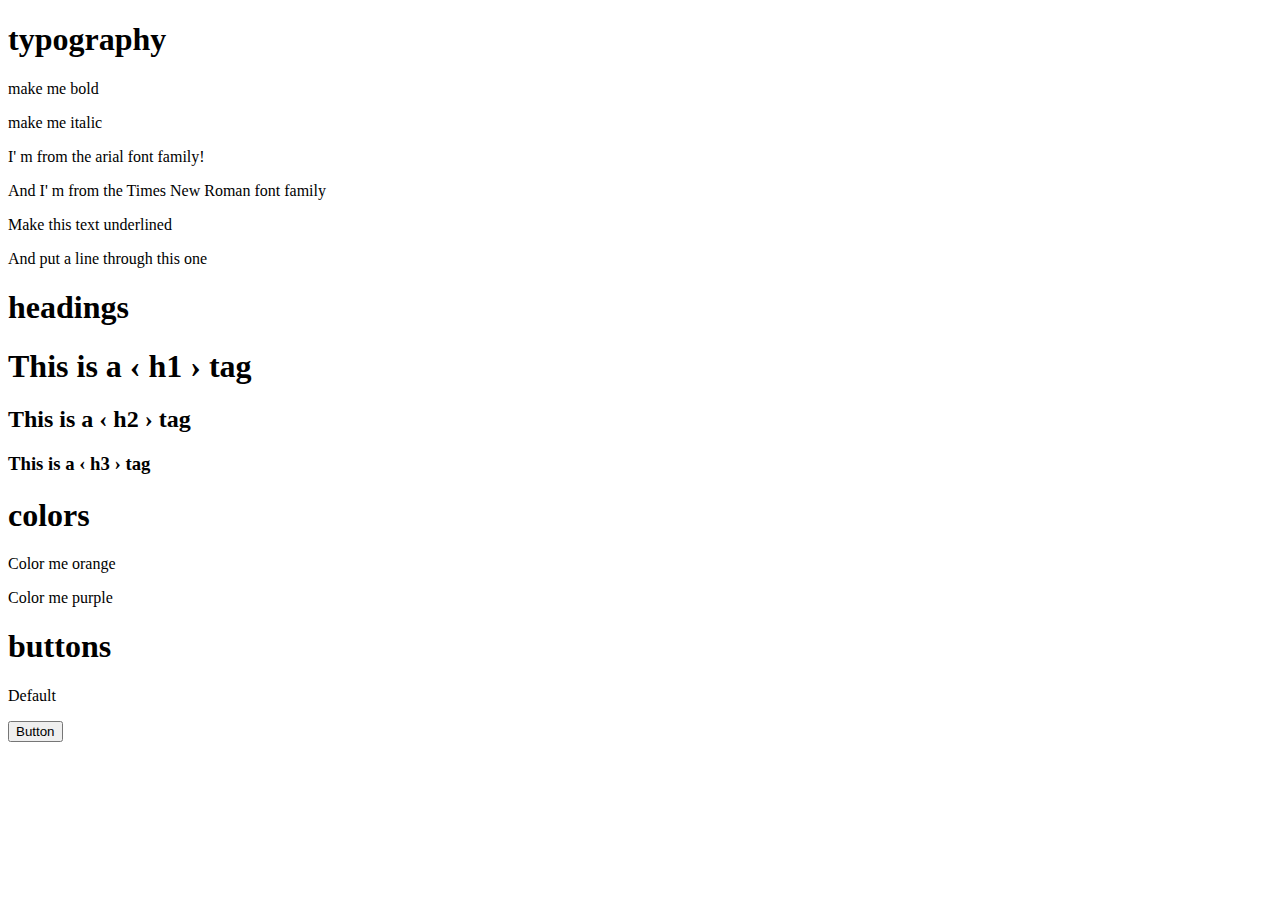
<file: css27-01-2024/basics-practice/index.html>
<!DOCTYPE html>
<html lang="en">
  <head>
    <meta charset="UTF-8" />
    <meta name="viewport" content="width=device-width, initial-scale=1.0" />
    <title>Basics</title>
  </head>
  <body>
    <section>
      <h1>typography</h1>
      <p>make me bold</p>
      <p>make me italic</p>
      <p>I' m from the arial font family!</p>
      <p>And I' m from the Times New Roman font family</p>
      <p>Make this text underlined</p>
      <p>And put a line through this one</p>
    </section>
    <section>
      <h1>headings</h1>
      <h1 class="main-heading">This is a &lsaquo; h1 &rsaquo; tag</h1>
      <h2>This is a &lsaquo; h2 &rsaquo; tag</h2>
      <h3>This is a &lsaquo; h3 &rsaquo; tag</h3>
    </section>
    <section>
      <h1>colors</h1>
      <p>Color me orange</p>
      <div></div>
      <p>Color me purple</p>
      <div></div>
    </section>
    <section>
      <h1>buttons</h1>
      <p>Default</p>
      <button>Button</button>
    </section>
  </body>
</html>
</file>
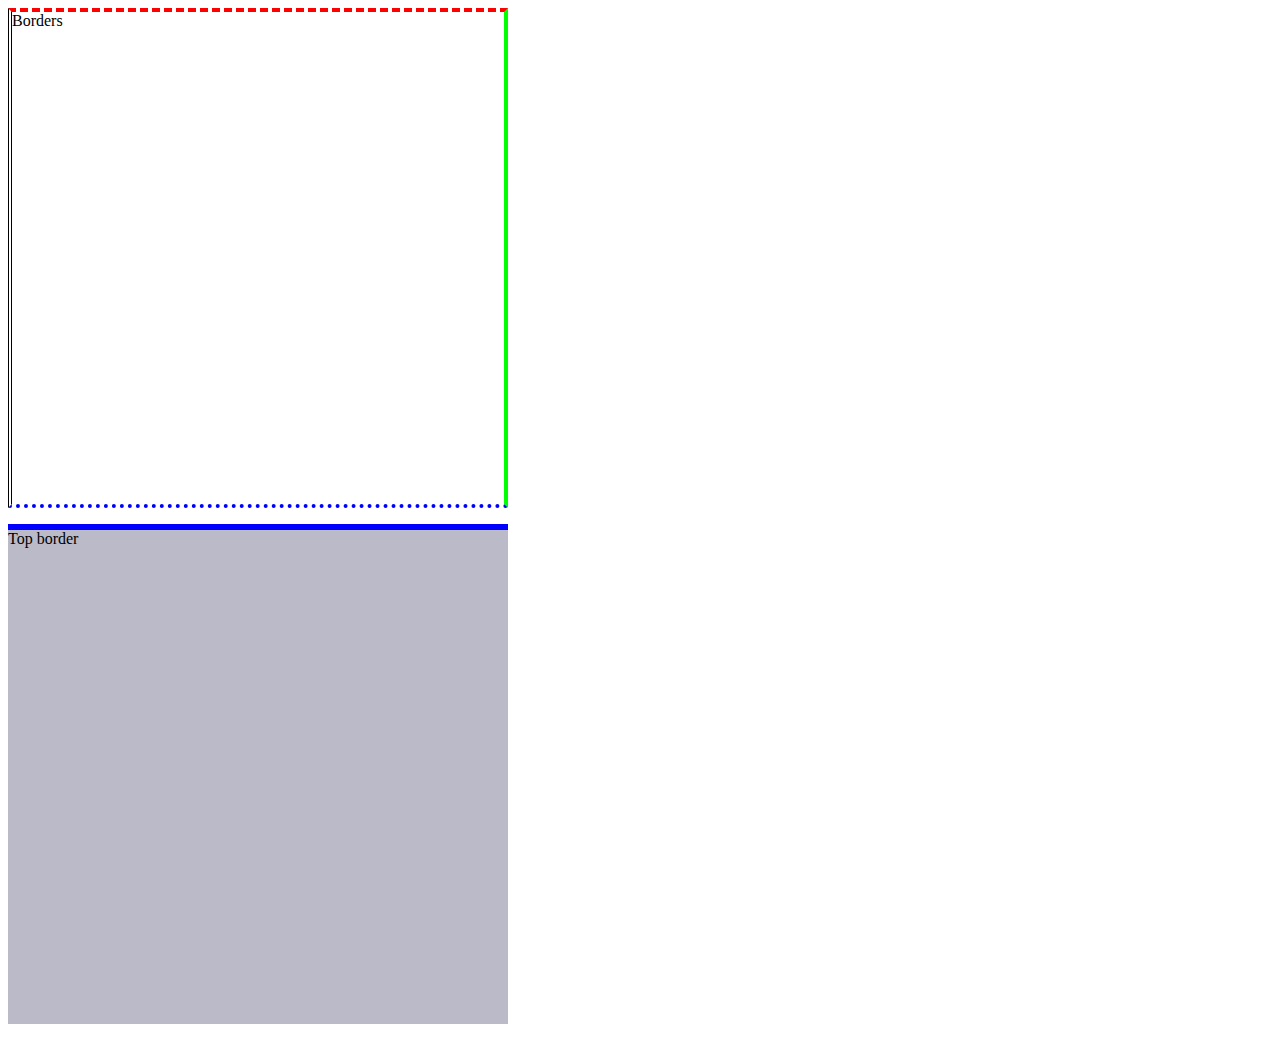
<file: css27-01-2024/borders/index.html>
<!DOCTYPE html>
<html lang="en">
  <head>
    <meta charset="UTF-8" />
    <meta name="viewport" content="width=device-width, initial-scale=1.0" />
    <title>Bordesrs</title>
    <style>
      div {
        box-sizing: border-box;
        width: 500px;
        height: 500px;
        border-width: 4px;
        /* border-style: double; */
        /* border-color: #ff0000; */
        border-style: dashed solid dotted double;
        border-color: #ff0000 #00ff00 #0000ff #000000;
        /* border: 2px dashed #ff0000; */
        margin-bottom: 16px;
      }
      .top-border {
        border: none;
        border-top: 6px solid #0000ff;
        background-color: #babac9;
      }
    </style>
  </head>
  <body>
    <div>Borders</div>
    <div class="top-border">Top border</div>
  </body>
</html>
</file>
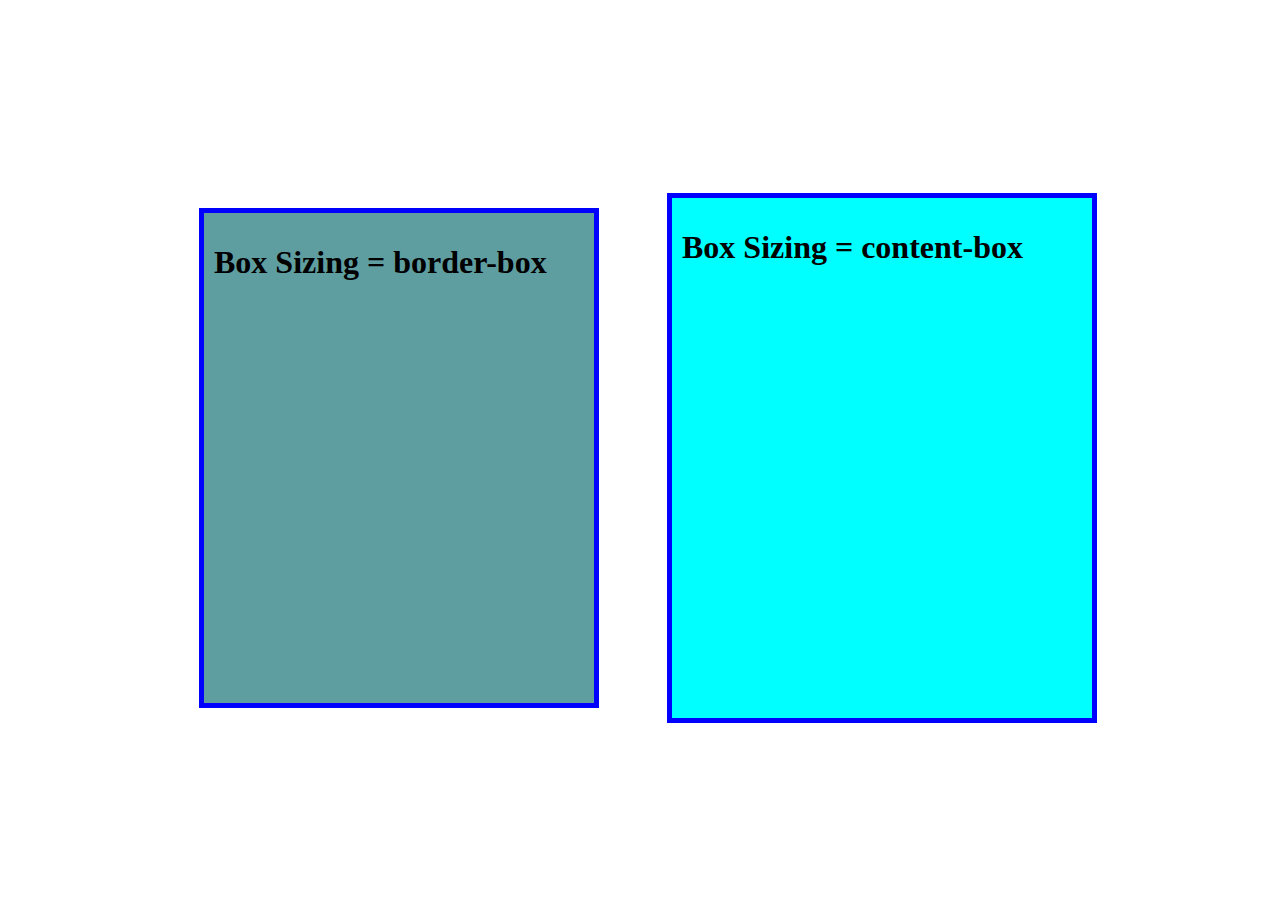
<file: css27-01-2024/box-model/index.html>
<!DOCTYPE html>
<html lang="en">
  <head>
    <meta charset="UTF-8" />
    <meta name="viewport" content="width=device-width, initial-scale=1.0" />
    <title>Box Model</title>
    <style>
      body {
        display: flex;
        justify-content: center;
        align-items: center;
        gap: 3rem;
        min-height: 100vh;
        width: 100%;
      }
      div {
        width: 400px;
        height: 500px;
      }
      .border-box {
        box-sizing: border-box;
        background-color: cadetblue;
        border: 5px solid blue;
        padding: 10px;
        margin: 10px;
      }
      .content-box {
        box-sizing: content-box;
        background-color: aqua;
        border: 5px solid blue;
        padding: 10px;
        margin: 10px;
      }
    </style>
  </head>
  <body>
    <div class="border-box">
      <h1>Box Sizing = border-box</h1>
    </div>
    <div class="content-box">
      <h1>Box Sizing = content-box</h1>
    </div>
  </body>
</html>
</file>
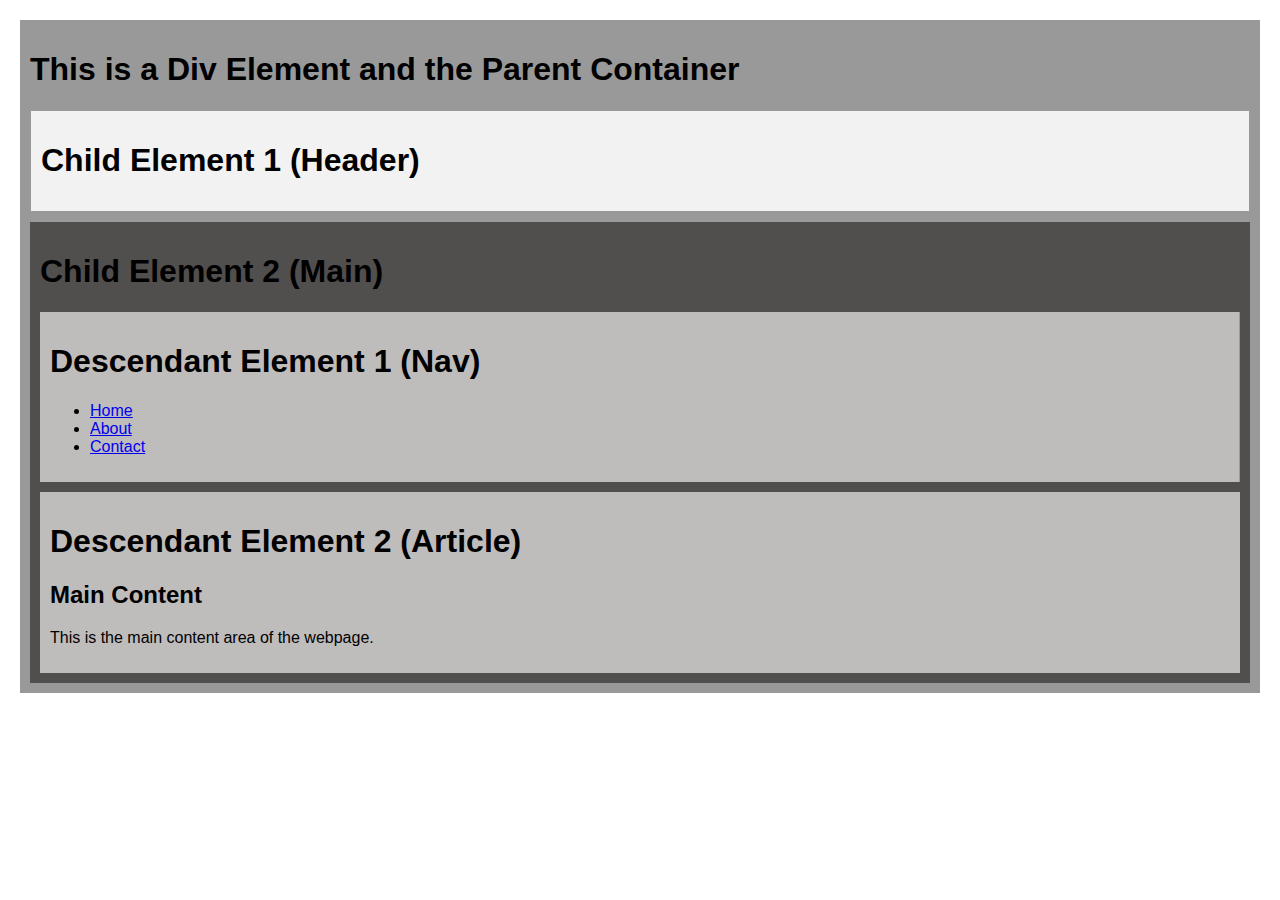
<file: css27-01-2024/elements-relations/index.html>
<!DOCTYPE html>
<html lang="en">
  <head>
    <meta charset="UTF-8" />
    <meta name="viewport" content="width=device-width, initial-scale=1.0" />
    <title>HTML Hierarchy Example</title>
    <style>
      body {
        font-family: Arial, sans-serif;
        margin: 20px;
      }
      /* Parent Container Styles */
      #parentContainer {
        padding: 10px;
        background-color: #999;
      }

      /* Child Element 1 Styles */
      header {
        background-color: #f2f2f2;
        padding: 10px;
        border: 1px solid #999;
        margin-bottom: 10px;
      }

      /* Child Element 2 Styles */
      main {
        padding: 10px;
        background-color: #514e4e;
      }

      /* Descendant Element 1 Styles */
      nav {
        flex: 1;
        background-color: #bfbcbc;
        padding: 10px;
        border-right: 1px solid #999;
        margin-bottom: 10px;
      }

      /* Descendant Element 2 Styles */
      article {
        flex: 2;
        padding: 10px;
        background-color: #bfbcbc;
      }
    </style>
  </head>
  <body>
    <!-- Parent Element -->
    <div id="parentContainer">
      <h1>This is a Div Element and the Parent Container</h1>
      <!-- Child Element 1 (Header) -->
      <header>
        <h1>Child Element 1 (Header)</h1>
      </header>

      <!-- Child Element 2 (Main) -->
      <main>
        <h1>Child Element 2 (Main)</h1>
        <!-- Descendant Element 1 (Nav) -->
        <nav>
          <h1>Descendant Element 1 (Nav)</h1>
          <ul>
            <li><a href="#">Home</a></li>
            <li><a href="#">About</a></li>
            <li><a href="#">Contact</a></li>
          </ul>
        </nav>

        <!-- Descendant Element 2 (Article) -->
        <article>
          <h1>Descendant Element 2 (Article)</h1>
          <h2>Main Content</h2>
          <p>This is the main content area of the webpage.</p>
        </article>
      </main>
    </div>
  </body>
</html>
</file>
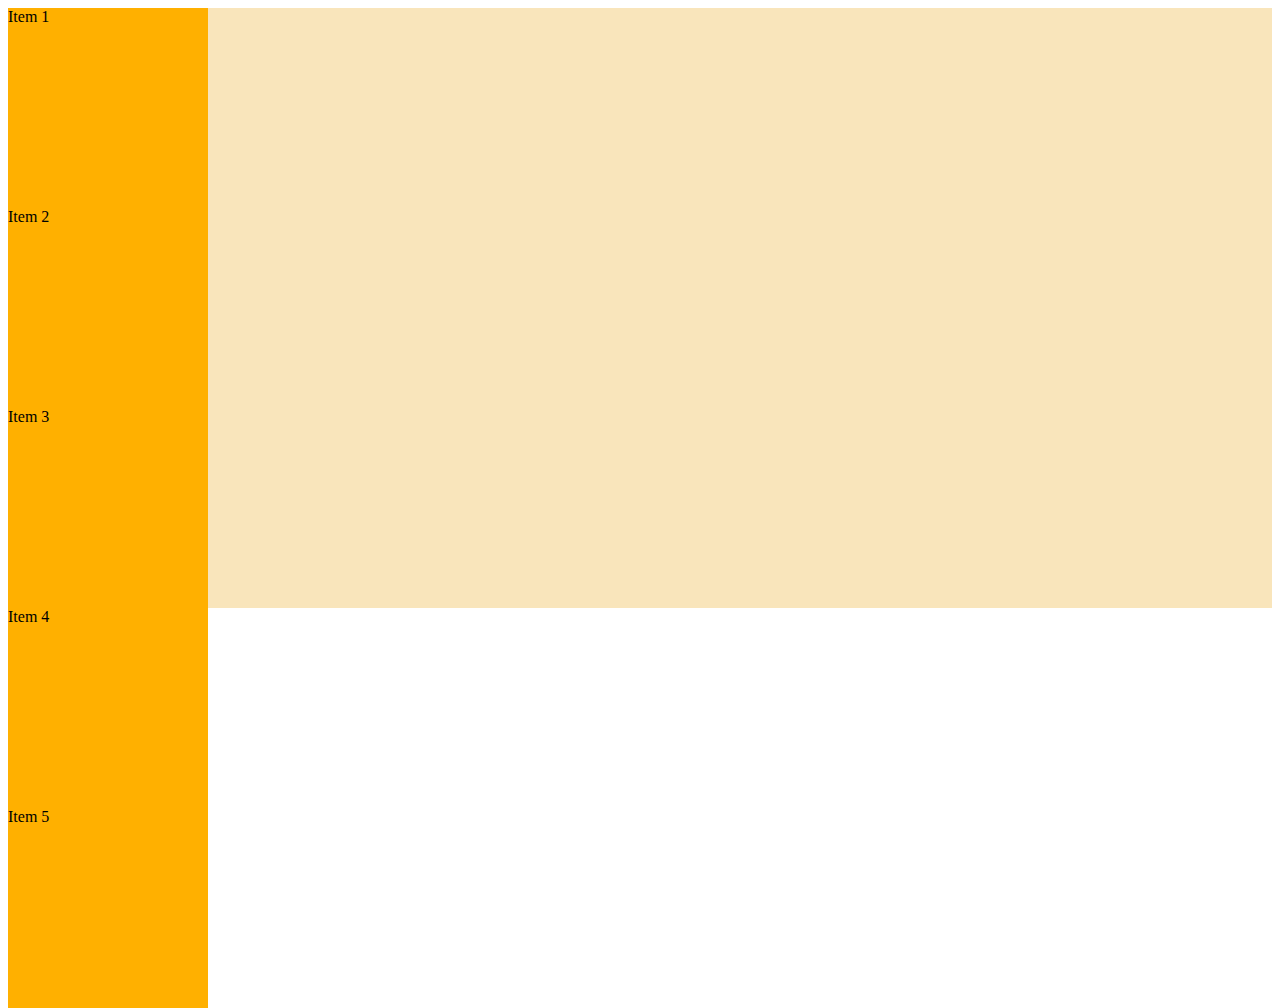
<file: css27-01-2024/flexbox/index.html>
<!DOCTYPE html>
<html lang="en">
  <head>
    <meta charset="UTF-8" />
    <meta name="viewport" content="width=device-width, initial-scale=1.0" />
    <title>Flex Box</title>
    <style></style>
  </head>
  <body>
    <div
      class="container"
      style="background-color: #f9e5bb; width: 100%; height: 600px"
    >
      <div
        class="item"
        style="background-color: #ffb000; width: 200px; height: 200px"
      >
        Item 1
      </div>
      <div
        class="item"
        style="background-color: #ffb000; width: 200px; height: 200px"
      >
        Item 2
      </div>
      <div
        class="item"
        style="background-color: #ffb000; width: 200px; height: 200px"
      >
        Item 3
      </div>
      <div
        class="item"
        style="background-color: #ffb000; width: 200px; height: 200px"
      >
        Item 4
      </div>
      <div
        class="item"
        style="background-color: #ffb000; width: 200px; height: 200px"
      >
        Item 5
      </div>
    </div>
  </body>
</html>
</file>
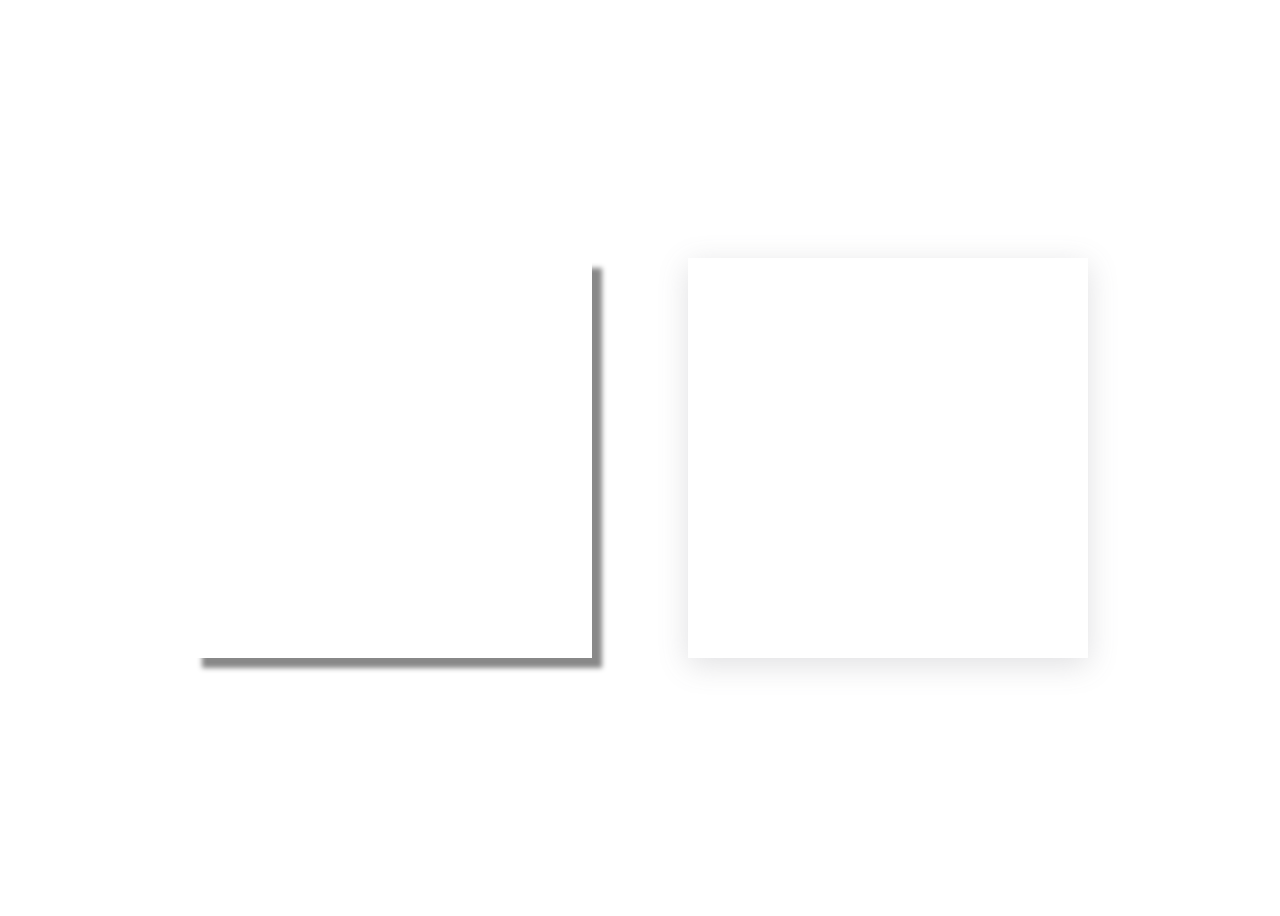
<file: css27-01-2024/shadow/index.html>
<!DOCTYPE html>
<html lang="en">
  <head>
    <meta charset="UTF-8" />
    <meta name="viewport" content="width=device-width, initial-scale=1.0" />
    <title>Shadow</title>
    <style>
      body {
        display: flex;
        justify-content: center;
        align-items: center;
        gap: 6rem;
        min-height: 100vh;
      }
      div {
        width: 400px;
        height: 400px;
        background-color: white;
        box-shadow: 10px 10px 5px #888888;
        /* box-shadow: 5px 5px 0 #333333; */
        /* box-shadow: inset 0 0 5px #888888; */
        /* box-shadow: h-offset v-offset blur spread color inset; */
      }
      /* div {
        width: 400px;
        height: 400px;
        background-color: white;
        box-shadow: 5px 5px 10px #333333;
        transition: box-shadow 0.3s ease-in-out;
      }
      div:hover {
        box-shadow: 10px 10px 20px #555555;
      } */
      .better-shadow {
        box-shadow: none;
        background-color: white;
        box-shadow: rgba(100, 100, 111, 0.2) 0px 7px 29px 0px;
        /* box-shadow: 5px 5px 10px #333, -5px -5px 10px #666, inset 0 0 10px #999; */
      }
    </style>
  </head>
  <body>
    <div></div>
    <div class="better-shadow"></div>
  </body>
</html>
</file>
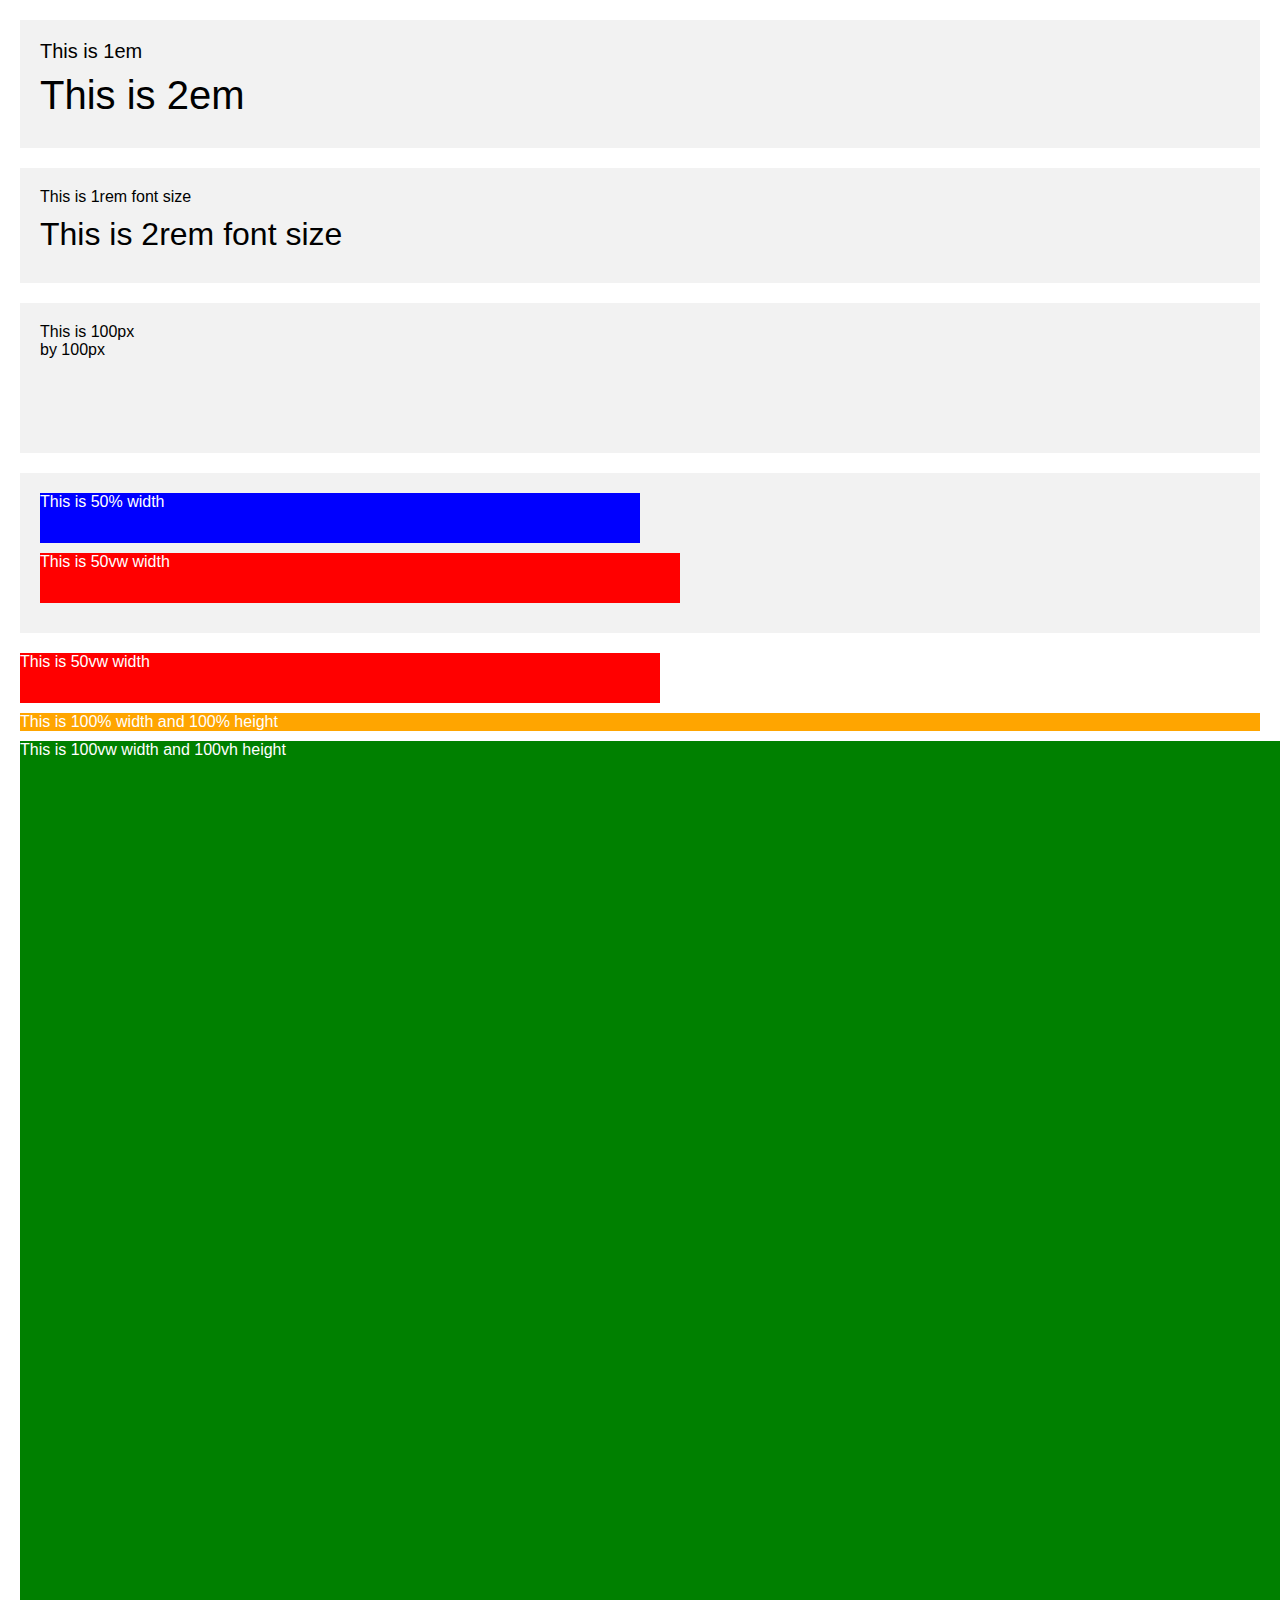
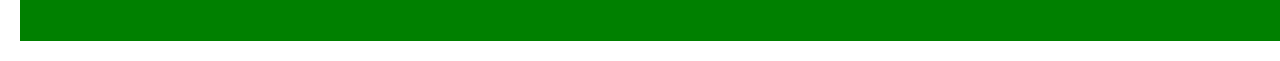
<file: css27-01-2024/units/index.html>
<!DOCTYPE html>
<html lang="en">
  <head>
    <meta charset="UTF-8" />
    <meta name="viewport" content="width=device-width, initial-scale=1.0" />
    <title>CSS Units Example</title>
    <style>
      body {
        font-family: Arial, sans-serif;
        margin: 20px;
      }
      .example-container {
        padding: 20px;
        background-color: #f2f2f2;
        margin-bottom: 20px;
      }
      .example-text {
        margin-bottom: 10px;
      }
    </style>
  </head>
  <body>
    <!-- Em (em) Example -->
    <div class="example-container" style="font-size: 20px">
      <div class="example-text" style="font-size: 1em">This is 1em</div>
      <div class="example-text" style="font-size: 2em">This is 2em</div>
    </div>

    <!-- Rem (rem) Example -->
    <div class="example-container" style="font-size: 20px">
      <div class="example-text" style="font-size: 1rem">
        This is 1rem font size
      </div>
      <div class="example-text" style="font-size: 2rem">
        This is 2rem font size
      </div>
    </div>
    <!-- Pixels (px) Example -->
    <div class="example-container">
      <div class="example-text" style="width: 100px; height: 100px">
        This is 100px by 100px
      </div>
    </div>

    <!-- Percentage (%) Example -->
    <div class="example-container">
      <div
        class="example-text"
        style="
          width: 50%;
          height: 50px;
          background-color: blue;
          color: white;
          margin-bottom: 10px;
        "
      >
        This is 50% width
      </div>
      <div
        class="example-text"
        style="width: 50vw; height: 50px; background-color: red; color: white"
      >
        This is 50vw width
      </div>
    </div>
    <div
      class="example-text"
      style="width: 50vw; height: 50px; background-color: red; color: white"
    >
      This is 50vw width
    </div>
    <div class="example-text">
      <div
        class="example-text"
        style="
          width: 100%;
          height: 100%;
          background-color: orange;
          color: white;
        "
      >
        This is 100% width and 100% height
      </div>
    </div>

    <!-- Viewport Width (vw) Example -->
    <div>
      <div
        class="example-text"
        style="
          width: 100vw;
          height: 100vh;
          background-color: green;
          color: white;
        "
      >
        This is 100vw width and 100vh height
      </div>
    </div>
  </body>
</html>
</file>
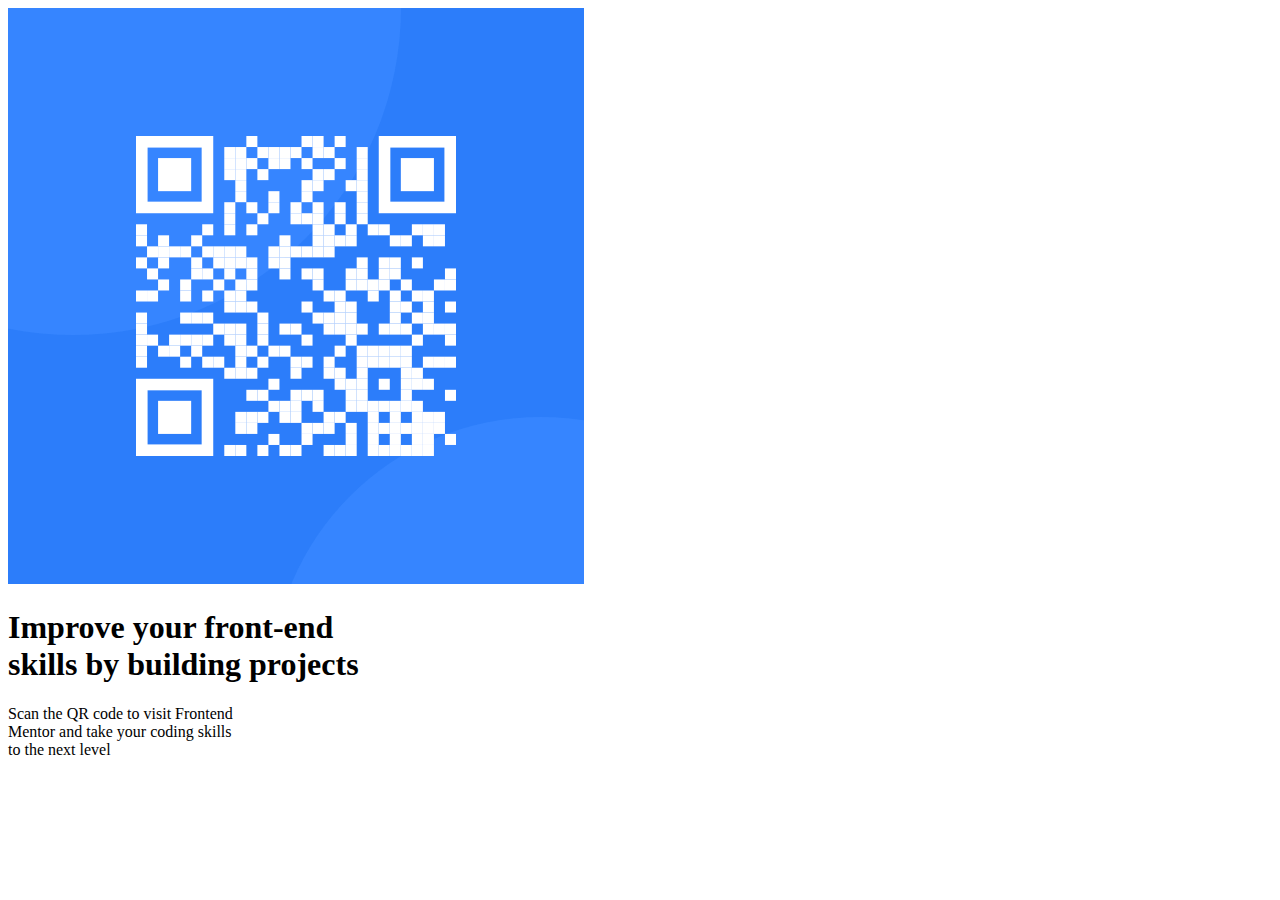
<file: css27-01-2024/practice/qr-code-component-main/index.html>
<!DOCTYPE html>
<html lang="en">
  <head>
    <meta charset="UTF-8" />
    <meta name="viewport" content="width=device-width, initial-scale=1.0" />
    <!-- displays site properly based on user's device -->

    <link
      rel="icon"
      type="image/png"
      sizes="32x32"
      href="./images/favicon-32x32.png"
    />

    <title>Frontend Mentor | QR code component</title>
  </head>
  <body>
    <main class="container">
      <article class="qr-card">
        <div class="qr-card_header">
          <img src="images/image-qr-code.png" alt="" />
        </div>
        <div class="qr-card_content">
          <h1>
            Improve your front-end <br />
            skills by building projects
          </h1>
          <p>
            Scan the QR code to visit Frontend <br />
            Mentor and take your coding skills <br />
            to the next level
          </p>
        </div>
      </article>
    </main>
  </body>
</html>
</file>
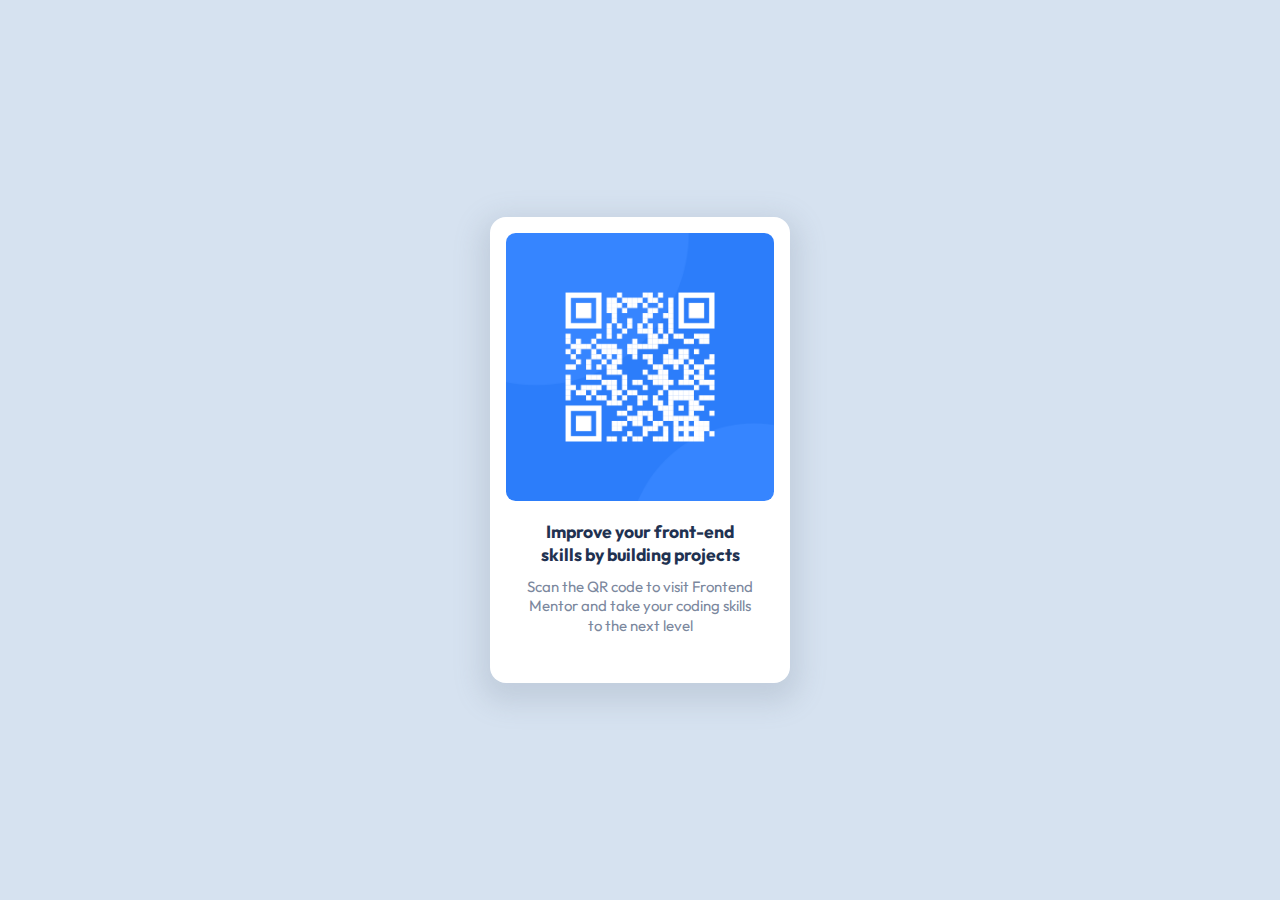
<file: css27-01-2024/practice/qr-code-component-solution/index.html>
<!DOCTYPE html>
<html lang="en">
  <head>
    <meta charset="UTF-8" />
    <meta name="viewport" content="width=device-width, initial-scale=1.0" />
    <!-- displays site properly based on user's device -->

    <link
      rel="icon"
      type="image/png"
      sizes="32x32"
      href="./images/favicon-32x32.png"
    />
    <link rel="stylesheet" href="style.css" />
    <title>Frontend Mentor | QR code component</title>
  </head>
  <body>
    <main class="container">
      <article class="qr-card">
        <div class="qr-card_header">
          <img src="images/image-qr-code.png" alt="" />
        </div>
        <div class="qr-card_content">
          <h1>
            Improve your front-end <br />
            skills by building projects
          </h1>
          <p>
            Scan the QR code to visit Frontend <br />
            Mentor and take your coding skills <br />
            to the next level
          </p>
        </div>
      </article>
    </main>
  </body>
</html>
</file>
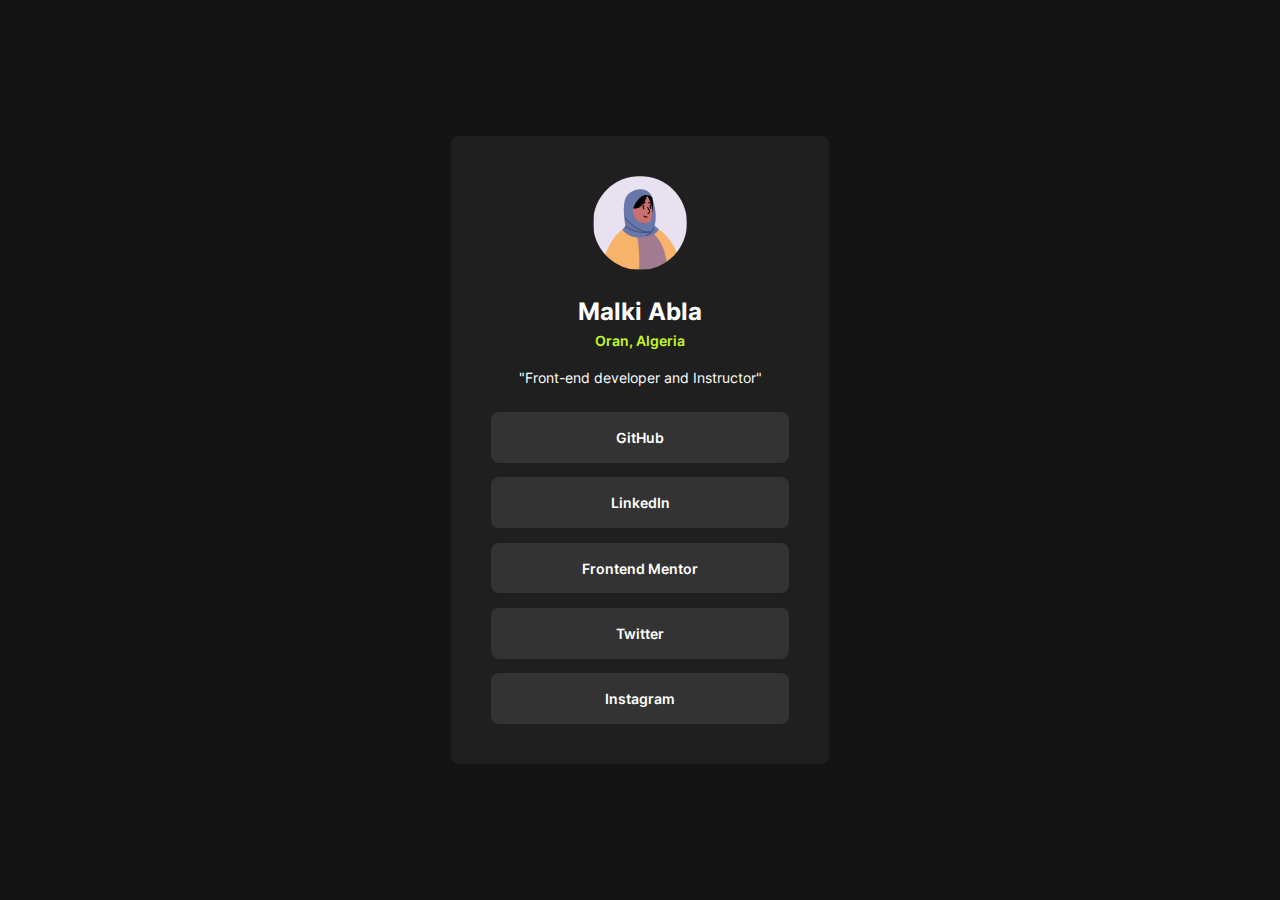
<file: css27-01-2024/practice/social-links-profile-main/index.html>
<!DOCTYPE html>
<html lang="en">
  <head>
    <meta charset="UTF-8" />
    <meta name="viewport" content="width=device-width, initial-scale=1.0" />
    <!-- displays site properly based on user's device -->

    <link
      rel="icon"
      type="image/png"
      sizes="32x32"
      href="./assets/images/favicon-32x32.png"
    />
    <!--=============== CSS ===============-->
    <link rel="stylesheet" href="style.css" />
    <title>Frontend Mentor | Social links profile</title>

    <!-- Feel free to remove these styles or customise in your own stylesheet 👍 -->
  </head>
  <body>
    <main>
      <article class="profile-card">
        <section class="profile-card_header">
          <img src="assets/images/avatar.png" alt="Abla Malki Avatar" />
          <div class="profile-card_main">
            <h1 class="name">Malki Abla</h1>
            <p class="location">Oran, Algeria</p>
            <p class="info">"Front-end developer and Instructor"</p>
          </div>
        </section>
        <section class="profile-card_links">
          <a href="#" target="_blank">GitHub</a>
          <a href="#" target="_blank">LinkedIn</a>
          <a href="#" target="_blank">Frontend Mentor</a>
          <a href="#" target="_blank">Twitter</a>
          <a href="#" target="_blank">Instagram</a>
        </section>
      </article>
    </main>

    <!-- " GitHub Frontend Mentor LinkedIn Twitter Instagram -->
  </body>
</html>
</file>
<file: css27-01-2024/practice/qr-code-component-solution/style.css>
/*=============== GOOGLE FONTS ===============*/
@import url("https://fonts.googleapis.com/css2?family=Outfit:wght@100..900&display=swap");
/*=============== VARIABLES CSS ===============*/
:root {
  /*========== Colors ==========*/

  --white: hsl(0, 0%, 100%);
  --light-gray: hsl(212, 46%, 89%);
  --grayish-blue: hsl(220, 15%, 55%);
  --dark-blue: hsl(218, 44%, 22%);

  /*========== Font and typography ==========*/

  --body-font: "Outfit", sans-serif;
  --h1-font-size: 1.1rem;
  --body-font-size: 0.938rem;
  --font-bold: 700;
}

/*=============== BASE ===============*/
* {
  box-sizing: border-box;
  padding: 0;
  margin: 0;
}

body {
  font-family: var(--body-font);
  font-size: var(--body-font-size);
  background-color: var(--light-gray);
  color: var(--grayish-blue);
  line-height: 1.3;
}

h1 {
  color: var(--dark-blue);
  font-weight: var(--font-bold);
  font-size: var(--h1-font-size);
  line-height: 1.3;
}

img {
  max-width: 100%;
  height: auto;
}

/*=============== CSS CLASSES ===============*/
.container {
  /* max-width: 300px;
  height: 100vh;
  margin-inline: auto; */

  /* Flex */
  display: flex;
  height: 100%;
  min-height: 100vh;
  justify-content: center;
  align-items: center;
}

.qr-card {
  width: 300px;
  background-color: var(--white);
  padding: 1rem;
  border-radius: 1rem;
  display: flex;
  flex-direction: column;
  justify-content: center;
  align-items: center;
  gap: 1rem;
  -webkit-box-shadow: 0px 10px 27px 10px rgba(123, 135, 157, 0.22);
  -moz-box-shadow: 0px 10px 27px 10px rgba(123, 135, 157, 0.22);
  box-shadow: 0px 10px 27px 10px rgba(123, 135, 157, 0.22);
}

.qr-card_header > img {
  border-radius: 0.6rem;
}

.qr-card_content > h1 {
  margin-bottom: 0.6rem;
}
.qr-card_content {
  text-align: center;
  margin-bottom: 2rem;
}

/* .qr-card_content > p {
  font-size: var(--body-font-size);
} */
</file>
<file: css27-01-2024/practice/social-links-profile-main/style.css>
/*=============== GOOGLE FONTS ===============*/
/* @import url("https://fonts.googleapis.com/css2?family=Inter:wght@100..900&display=swap"); */
@font-face {
  font-family: "Inter-Regular";
  src: url("assets/fonts/static/Inter-Regular.ttf") format("truetype");
  font-weight: 400;
  font-style: normal;
}
@font-face {
  font-family: "Inter-SemiBold";
  src: url("assets/fonts/static/Inter-SemiBold.ttf") format("truetype");
  font-weight: 600;
  font-style: normal;
}
@font-face {
  font-family: "Inter-Bold";
  src: url("assets/fonts/static/Inter-Bold.ttf") format("truetype");
  font-weight: 700;
  font-style: normal;
}

/*=============== VARIABLES CSS ===============*/
:root {
  /*========== Colors ==========*/

  --white: hsl(0, 0%, 100%);
  --gray: hsl(0, 0%, 20%);
  --dark-gray: hsl(0, 0%, 12%);
  --off-black: hsl(0, 0%, 8%);
  --green: hsl(75, 94%, 57%);

  /*========== Font and typography ==========*/

  --h1-font-size: 1.5rem;
  --body-font-size: 0.875rem;
  --ff-regular: "Inter-Regular", sans-serif;
  --ff-semibold: "Inter-SemiBold", sans-serif;
  --ff-bold: "Inter-Bold", sans-serif;
  --body-font: var(--ff-regular);
}

/*=============== BASE ===============*/
* {
  box-sizing: border-box;
  padding: 0;
  margin: 0;
}

body {
  font-family: var(--body-font);
  font-size: var(--body-font-size);
  background-color: var(--off-black);
  color: var(--white);
  line-height: 1.5;
  min-height: 100vh;
}

h1 {
  color: var(--white);
  font-family: var(--ff-bold);
  font-size: var(--h1-font-size);
}

img {
  max-width: 100%;
  height: auto;
}
a {
  text-decoration: none;
}

/*=============== CSS CLASSES ===============*/
body,
.profile-card,
.profile-card_header,
.profile-card_links {
  display: flex;
  justify-content: center;
  align-items: center;
  flex-direction: column;
  gap: 1.5rem;
}
.name,
.location,
.info {
  text-align: center;
}
/* main {
  width: 100%;
  max-width: 400px;
} */

.profile-card {
  background-color: var(--dark-gray);
  padding: 2.5rem;
  border-radius: 0.5rem;
  width: 378px;
}
.location {
  color: var(--green);
  font-family: var(--ff-semibold);
  margin-bottom: 1rem;
}
/* section img {
  border-radius: 50%;
} */
.profile-card_header img {
  border-radius: 50%;
}
.profile-card_links {
  width: 100%;
  gap: 0.9rem;
}

a {
  font-family: var(--body-font);
  font-family: var(--ff-semibold);
  color: var(--white);
  line-height: 1.5;
  background-color: var(--gray);
  width: 100%;
  text-align: center;
  padding: 0.93rem;
  border-radius: 0.5rem;
}

a:hover {
  background-color: var(--green);
  color: var(--dark-gray);
}
</file>
